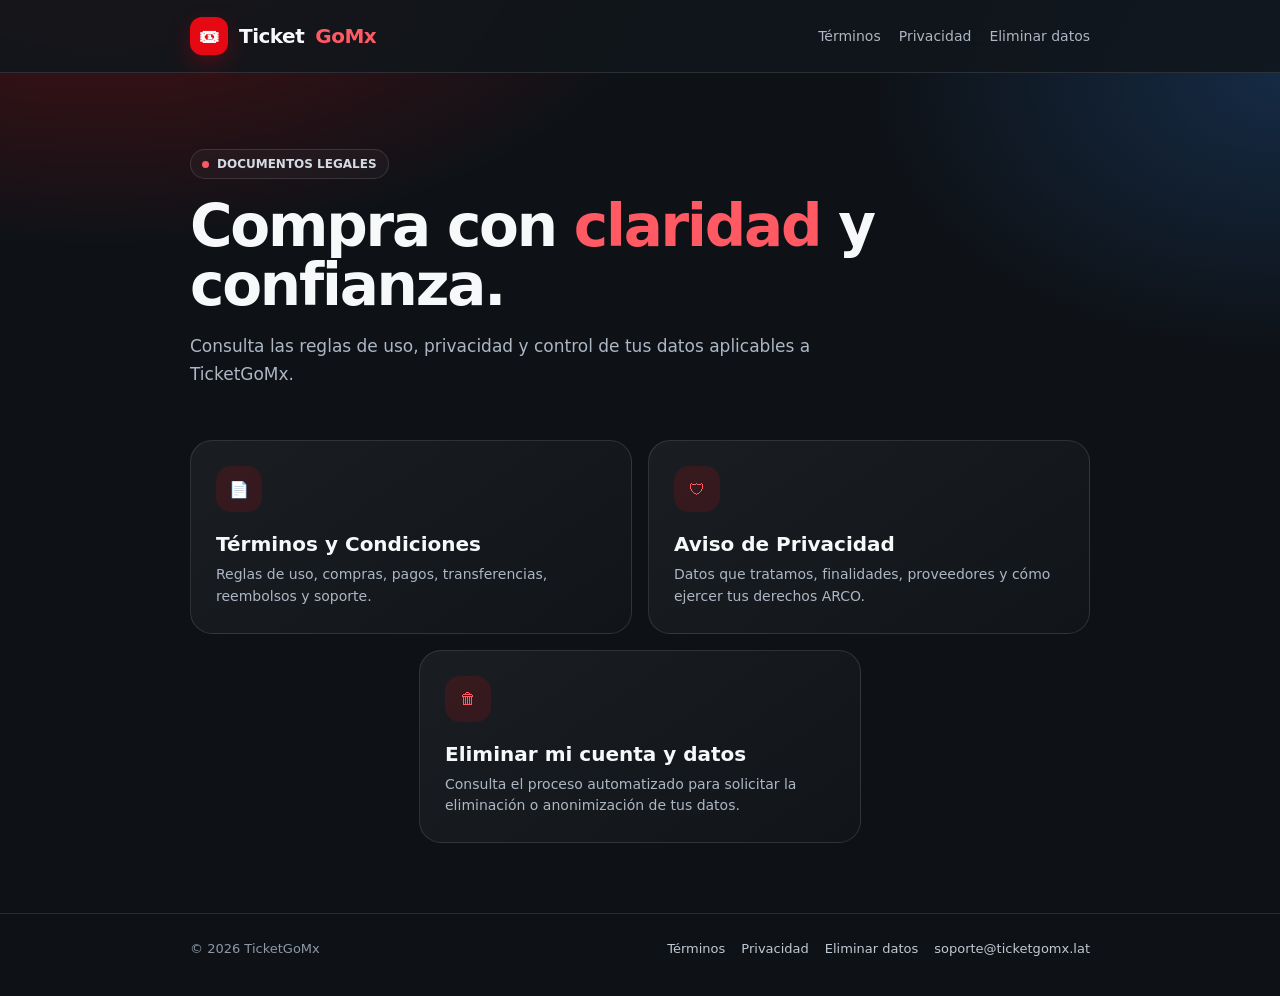
<file: index.html>
<!doctype html>
<html lang="es-MX">
<head>
  <meta charset="utf-8">
  <meta name="viewport" content="width=device-width,initial-scale=1">
  <meta name="description" content="Documentos legales y privacidad de TicketGoMx.">
  <title>TicketGoMx · Documentos legales</title>
  <link rel="icon" type="image/jpeg" href="favicon.jpg">
  <link rel="stylesheet" href="styles.css">
</head>
<body>
  <header class="site-header">
    <nav class="container nav">
      <a class="brand" href="index.html"><span class="mark">🎟</span>Ticket<strong>GoMx</strong></a>
      <div class="links">
        <a href="terminos.html">Términos</a>
        <a href="privacidad.html">Privacidad</a>
        <a href="eliminar-datos/">Eliminar datos</a>
      </div>
    </nav>
  </header>
  <main class="container">
    <section class="hero">
      <span class="kicker"><span class="dot"></span> DOCUMENTOS LEGALES</span>
      <h1>Compra con <span>claridad</span> y confianza.</h1>
      <p class="lead">Consulta las reglas de uso, privacidad y control de tus datos aplicables a TicketGoMx.</p>
    </section>
    <section class="cards">
      <a class="card" href="terminos.html"><span class="icon">📄</span><h2>Términos y Condiciones</h2><p>Reglas de uso, compras, pagos, transferencias, reembolsos y soporte.</p></a>
      <a class="card" href="privacidad.html"><span class="icon">🛡</span><h2>Aviso de Privacidad</h2><p>Datos que tratamos, finalidades, proveedores y cómo ejercer tus derechos ARCO.</p></a>
      <a class="card" href="eliminar-datos/"><span class="icon">🗑</span><h2>Eliminar mi cuenta y datos</h2><p>Consulta el proceso automatizado para solicitar la eliminación o anonimización de tus datos.</p></a>
    </section>
  </main>
  <footer class="site-footer"><div class="container footer-row"><span>© 2026 TicketGoMx</span><div class="footer-links"><a href="terminos.html">Términos</a><a href="privacidad.html">Privacidad</a><a href="eliminar-datos/">Eliminar datos</a><a href="mailto:soporte@ticketgomx.lat">soporte@ticketgomx.lat</a></div></div></footer>
</body>
</html>
</file>
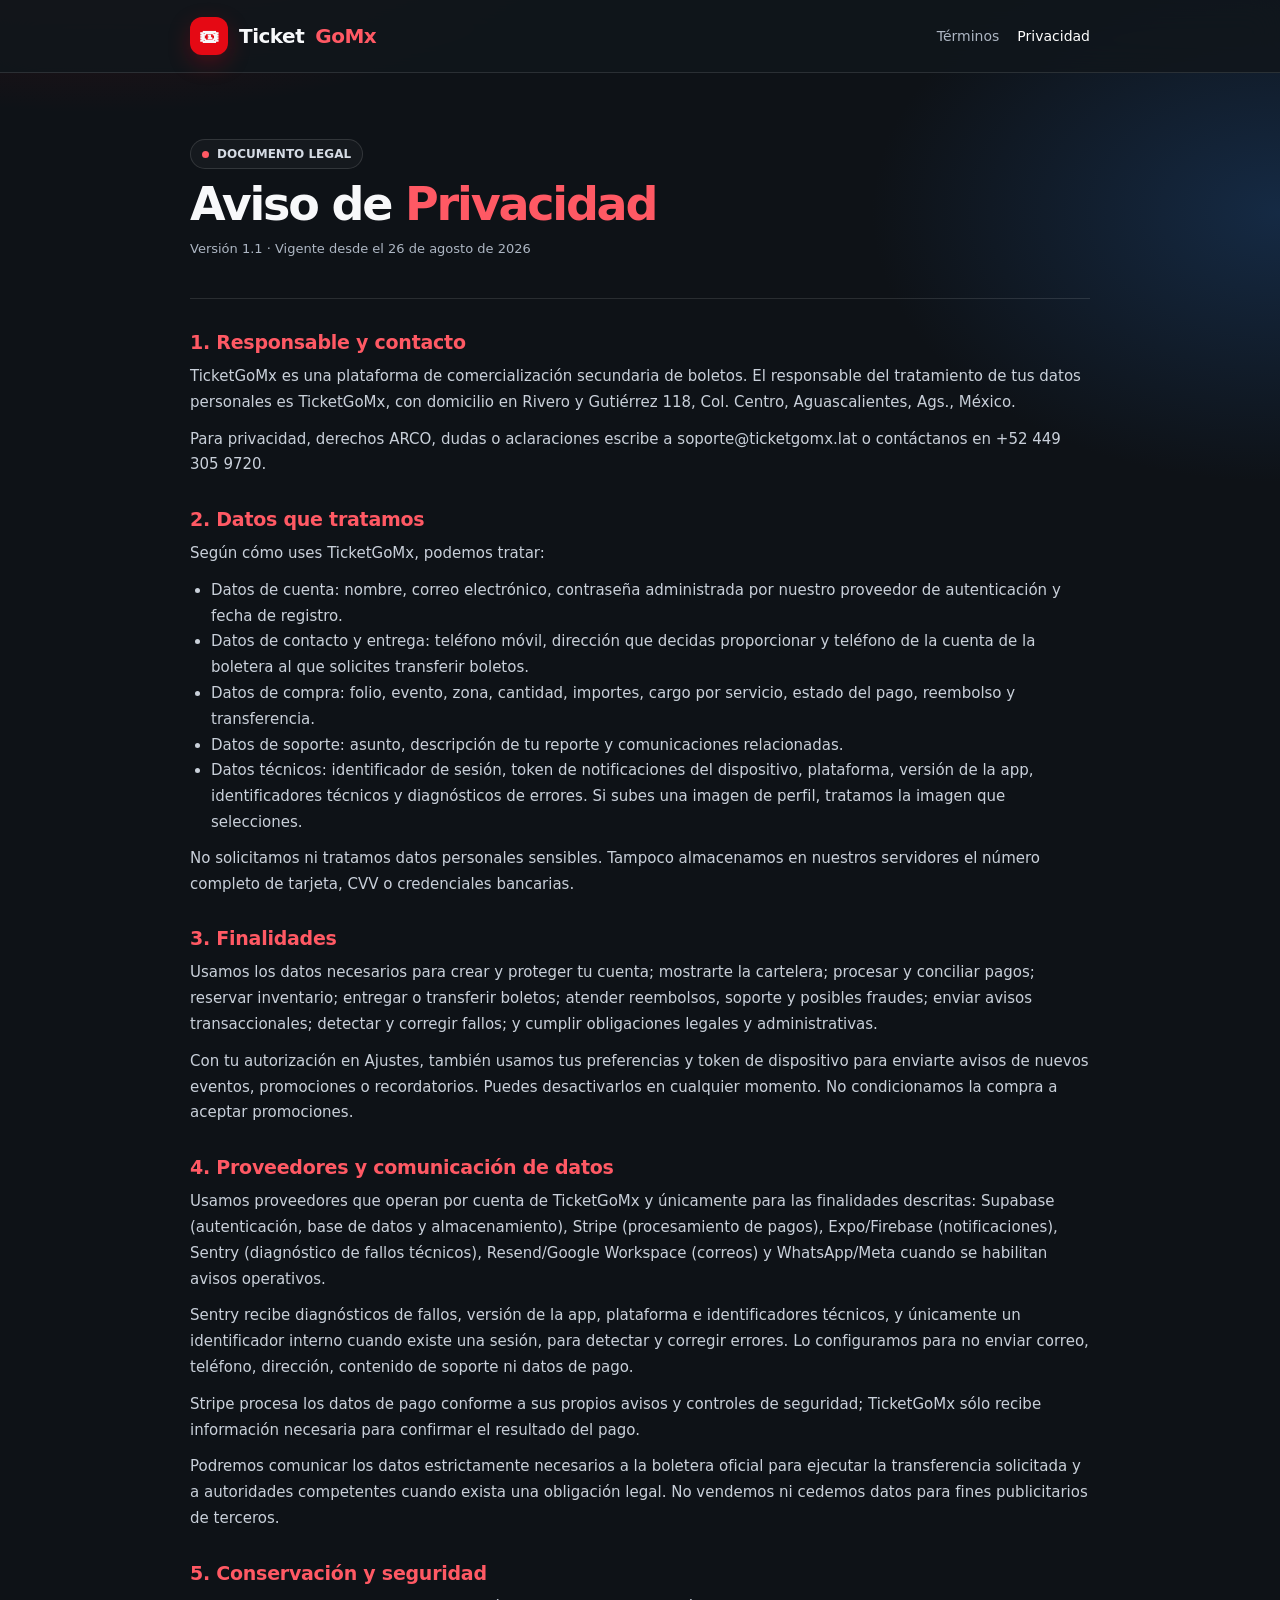
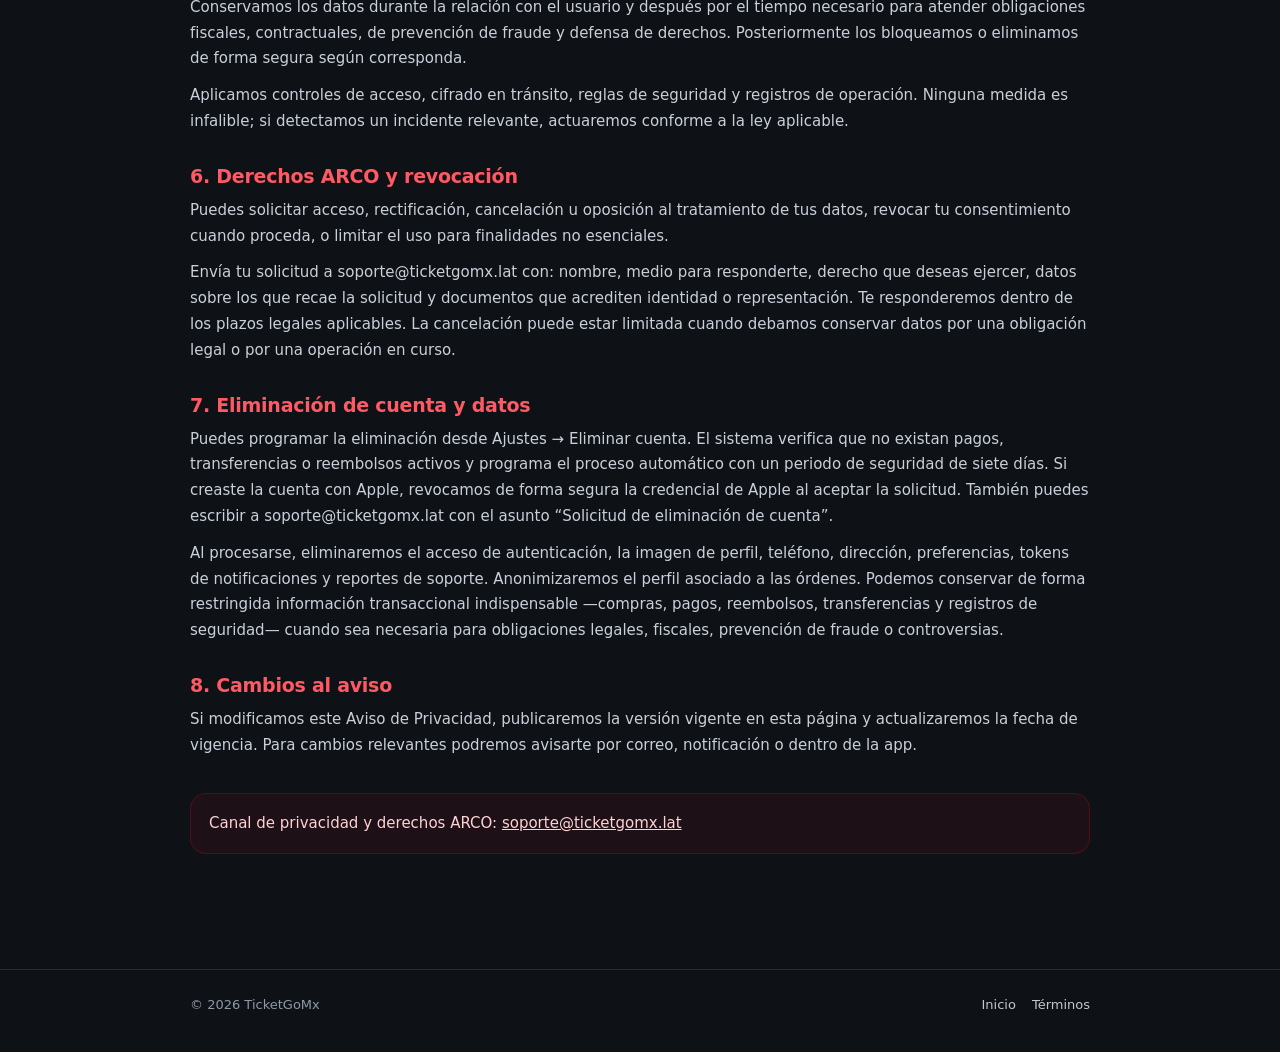
<file: privacidad/index.html>
<!doctype html><html lang="es-MX"><head><meta charset="utf-8"><meta http-equiv="refresh" content="0;url=../privacidad.html"><link rel="canonical" href="https://ticketgomx.lat/privacidad.html"><title>Aviso de Privacidad · TicketGoMx</title></head><body><p>Redirigiendo a <a href="../privacidad.html">Aviso de Privacidad</a>…</p></body></html>
</file>
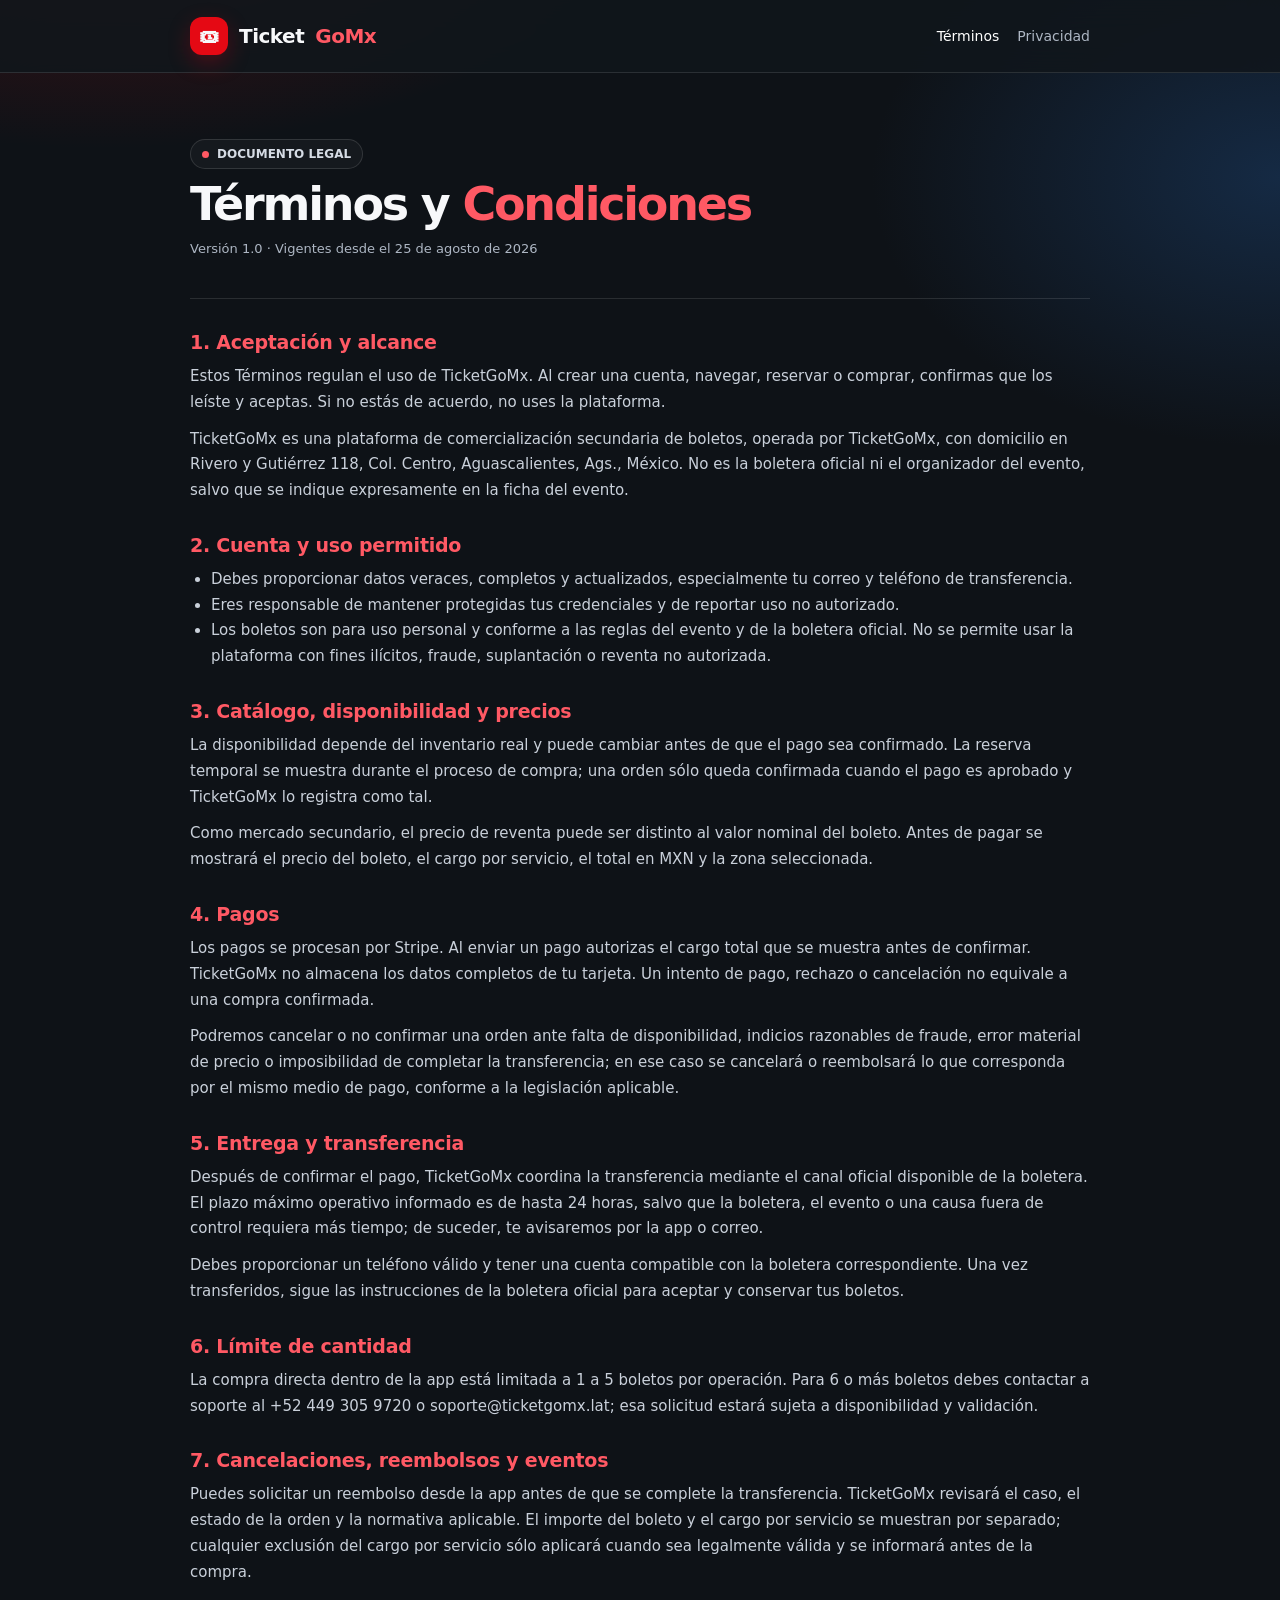
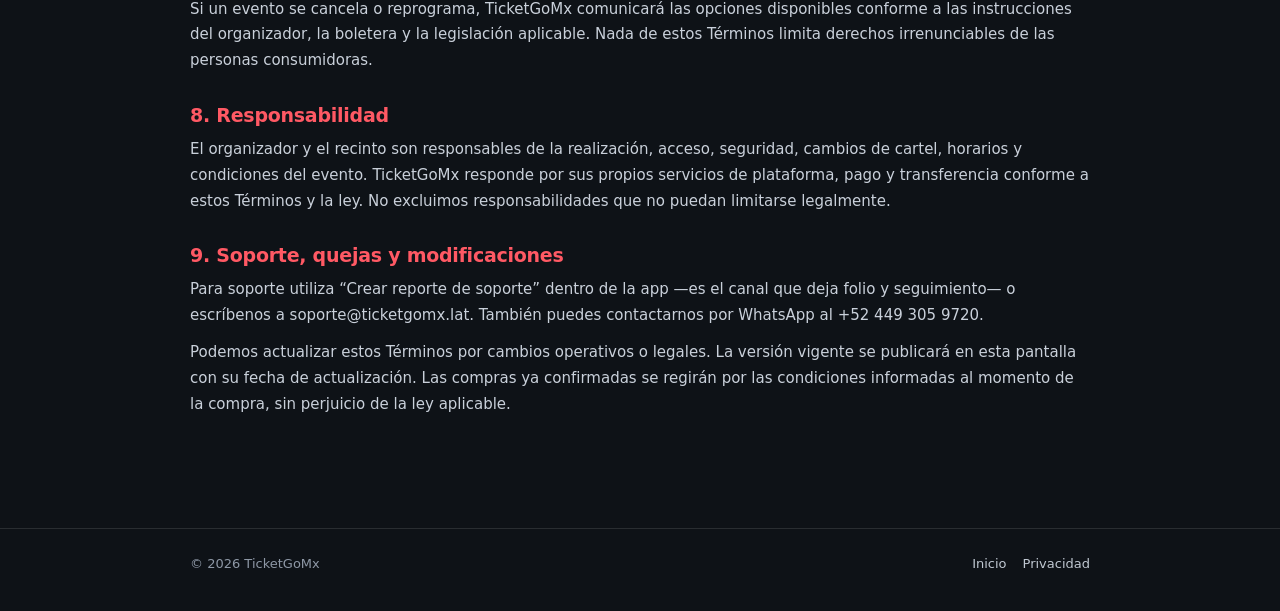
<file: terminos/index.html>
<!doctype html><html lang="es-MX"><head><meta charset="utf-8"><meta http-equiv="refresh" content="0;url=../terminos.html"><link rel="canonical" href="https://ticketgomx.lat/terminos.html"><title>Términos y Condiciones · TicketGoMx</title></head><body><p>Redirigiendo a <a href="../terminos.html">Términos y Condiciones</a>…</p></body></html>
</file>
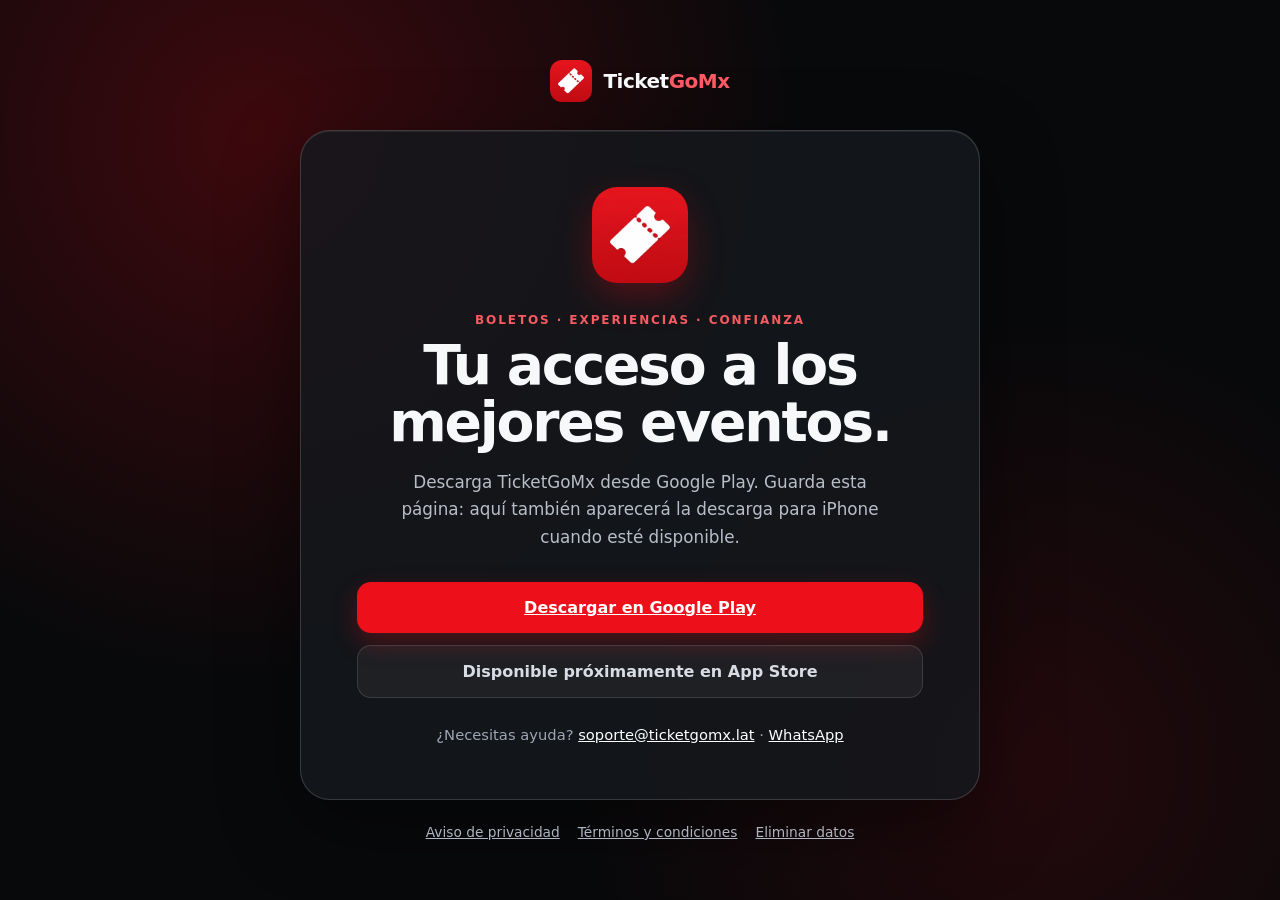
<file: descargar.html>
<!doctype html>
<html lang="es-MX">
  <head>
    <meta charset="utf-8" />
    <meta name="viewport" content="width=device-width, initial-scale=1" />
    <meta name="theme-color" content="#ed101a" />
    <title>Descarga TicketGoMx</title>
    <link rel="icon" href="favicon.jpg" />
    <link rel="stylesheet" href="styles.css" />
  </head>
  <body class="download-page">
    <main class="download-shell">
      <a class="brand" href="index.html" aria-label="Ir al inicio de TicketGoMx">
        <img src="favicon.jpg" alt="" />
        <span>Ticket<span>GoMx</span></span>
      </a>
      <section class="download-card">
        <img class="download-icon" src="favicon.jpg" alt="Ícono de TicketGoMx" />
        <p class="eyebrow">BOLETOS · EXPERIENCIAS · CONFIANZA</p>
        <h1>Tu acceso a los mejores eventos.</h1>
        <p class="download-copy">Descarga TicketGoMx desde Google Play. Guarda esta página: aquí también aparecerá la descarga para iPhone cuando esté disponible.</p>
        <div class="store-actions" aria-label="Tiendas de descarga">
          <a class="store-button google-play" href="https://play.google.com/store/apps/details?id=com.ticketgomx.app" target="_blank" rel="noopener noreferrer">Descargar en Google Play</a>
          <span class="store-button muted">Disponible próximamente en App Store</span>
        </div>
        <p class="support-copy">¿Necesitas ayuda? <a href="mailto:soporte@ticketgomx.lat">soporte@ticketgomx.lat</a> · <a href="https://wa.me/524493059720">WhatsApp</a></p>
      </section>
      <nav class="legal-links" aria-label="Enlaces legales">
        <a href="privacidad.html">Aviso de privacidad</a>
        <a href="terminos.html">Términos y condiciones</a>
        <a href="eliminar-datos.html">Eliminar datos</a>
      </nav>
    </main>
  </body>
</html>
</file>
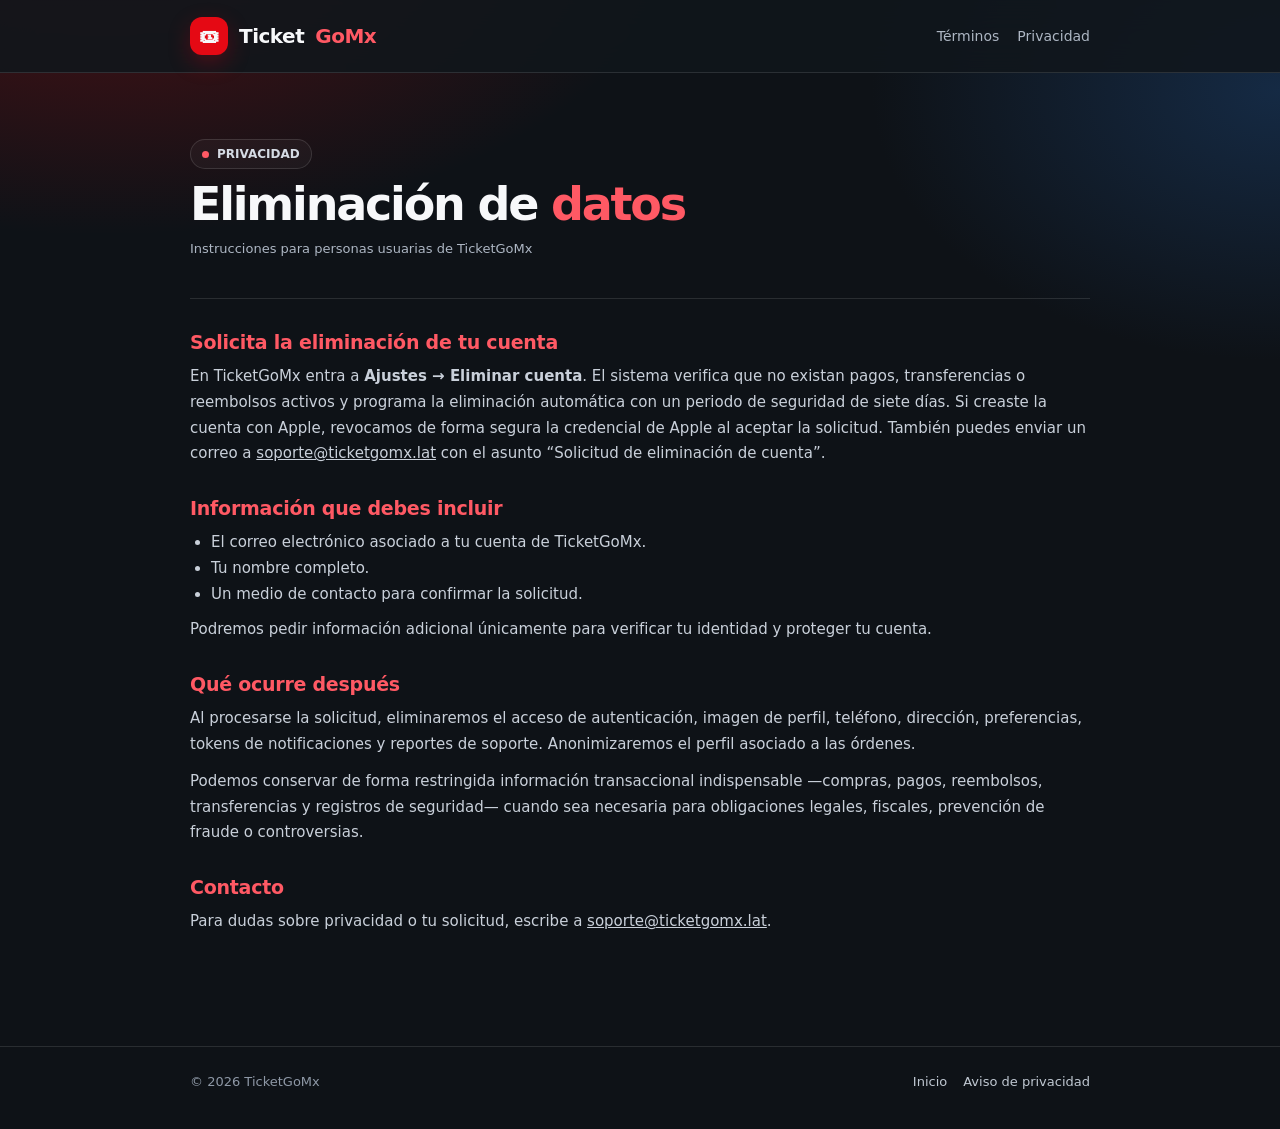
<file: eliminar-datos.html>
<!doctype html>
<html lang="es-MX"><head><meta charset="utf-8"><meta name="viewport" content="width=device-width,initial-scale=1"><meta name="description" content="Instrucciones para solicitar la eliminación de datos en TicketGoMx."><title>Eliminación de datos · TicketGoMx</title><link rel="icon" type="image/jpeg" href="favicon.jpg"><link rel="stylesheet" href="styles.css"></head>
<body><header class="site-header"><nav class="container nav"><a class="brand" href="index.html"><span class="mark">🎟</span>Ticket<strong>GoMx</strong></a><div class="links"><a href="terminos.html">Términos</a><a href="privacidad.html">Privacidad</a></div></nav></header>
<main class="container document"><header class="document-head"><span class="kicker"><span class="dot"></span> PRIVACIDAD</span><h1>Eliminación de <span>datos</span></h1><p class="meta">Instrucciones para personas usuarias de TicketGoMx</p></header><article class="legal-card">
<section><h2>Solicita la eliminación de tu cuenta</h2><p>En TicketGoMx entra a <strong>Ajustes → Eliminar cuenta</strong>. El sistema verifica que no existan pagos, transferencias o reembolsos activos y programa la eliminación automática con un periodo de seguridad de siete días. Si creaste la cuenta con Apple, revocamos de forma segura la credencial de Apple al aceptar la solicitud. También puedes enviar un correo a <a href="mailto:soporte@ticketgomx.lat?subject=Solicitud%20de%20eliminaci%C3%B3n%20de%20cuenta">soporte@ticketgomx.lat</a> con el asunto “Solicitud de eliminación de cuenta”.</p></section>
<section><h2>Información que debes incluir</h2><ul><li>El correo electrónico asociado a tu cuenta de TicketGoMx.</li><li>Tu nombre completo.</li><li>Un medio de contacto para confirmar la solicitud.</li></ul><p>Podremos pedir información adicional únicamente para verificar tu identidad y proteger tu cuenta.</p></section>
<section><h2>Qué ocurre después</h2><p>Al procesarse la solicitud, eliminaremos el acceso de autenticación, imagen de perfil, teléfono, dirección, preferencias, tokens de notificaciones y reportes de soporte. Anonimizaremos el perfil asociado a las órdenes.</p><p>Podemos conservar de forma restringida información transaccional indispensable —compras, pagos, reembolsos, transferencias y registros de seguridad— cuando sea necesaria para obligaciones legales, fiscales, prevención de fraude o controversias.</p></section>
<section><h2>Contacto</h2><p>Para dudas sobre privacidad o tu solicitud, escribe a <a href="mailto:soporte@ticketgomx.lat">soporte@ticketgomx.lat</a>.</p></section>
</article></main><footer class="site-footer"><div class="container footer-row"><span>© 2026 TicketGoMx</span><div class="footer-links"><a href="index.html">Inicio</a><a href="privacidad.html">Aviso de privacidad</a></div></div></footer></body></html>
</file>
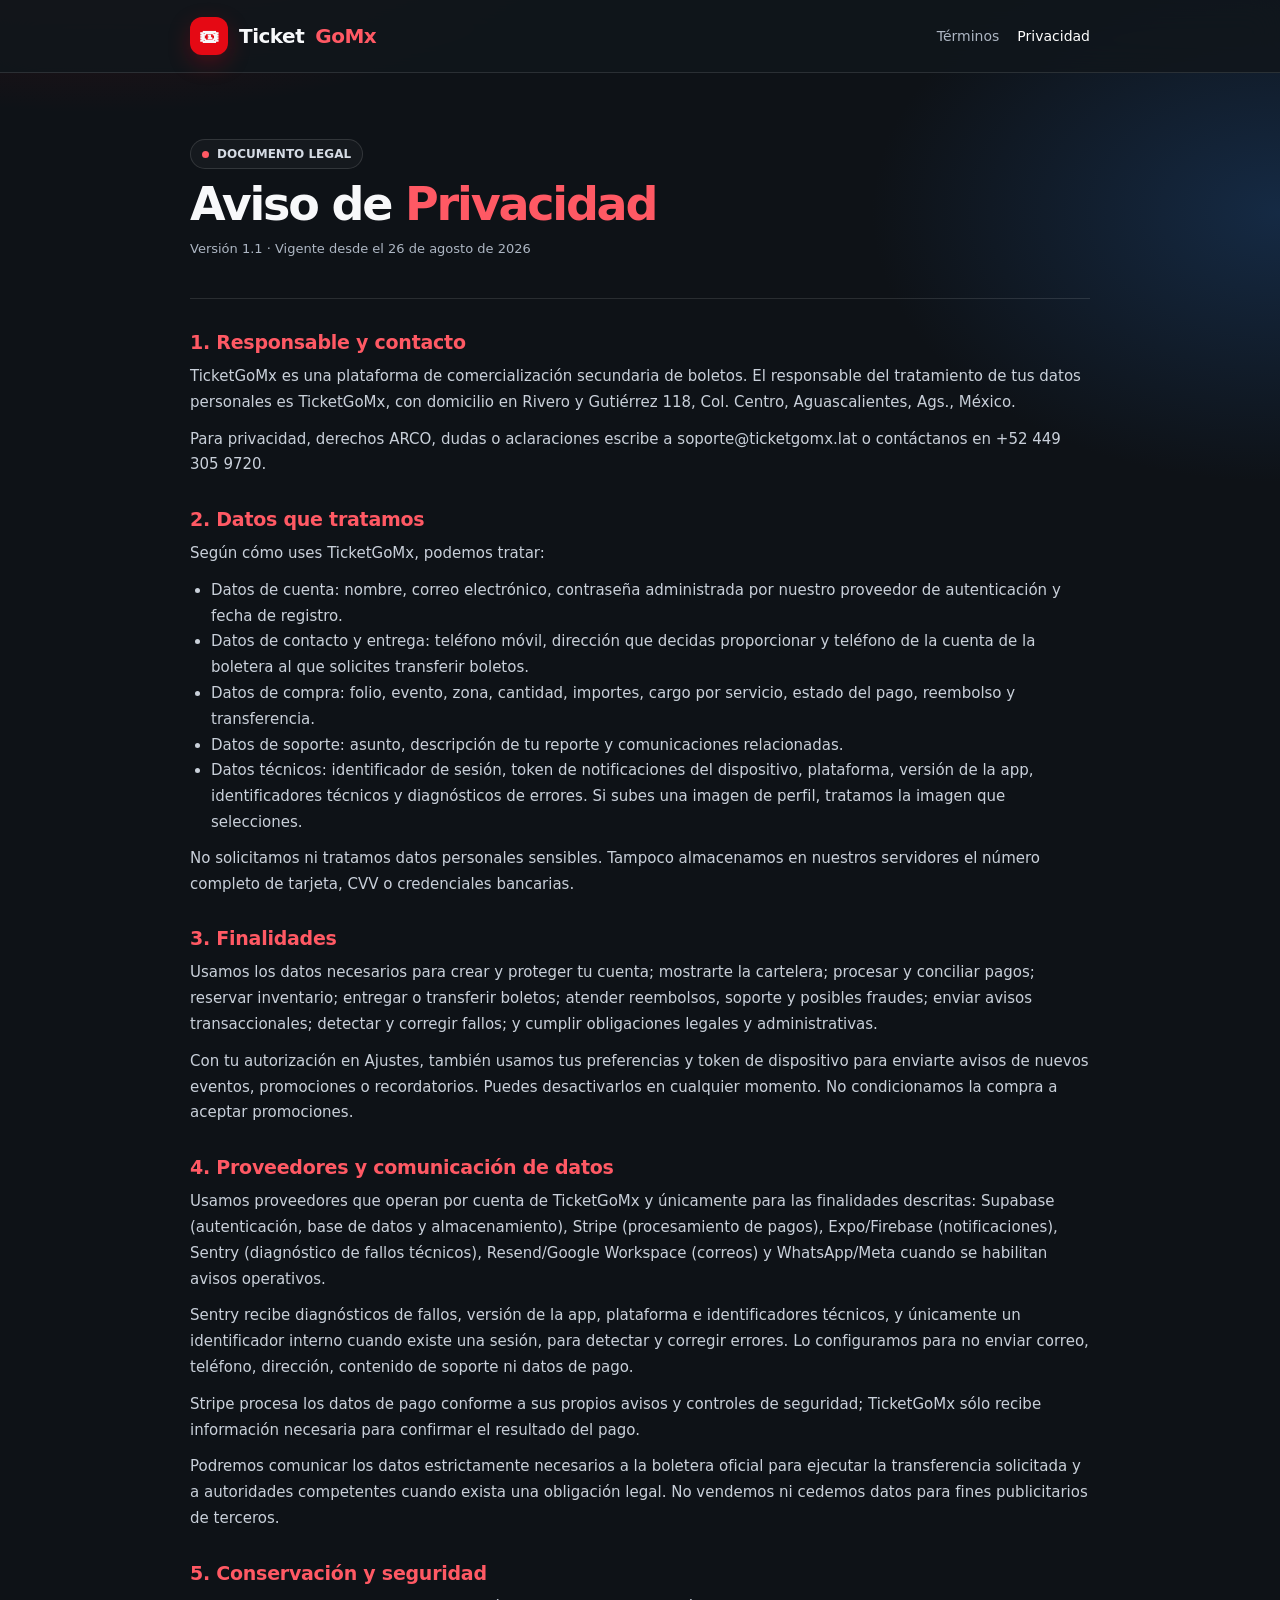
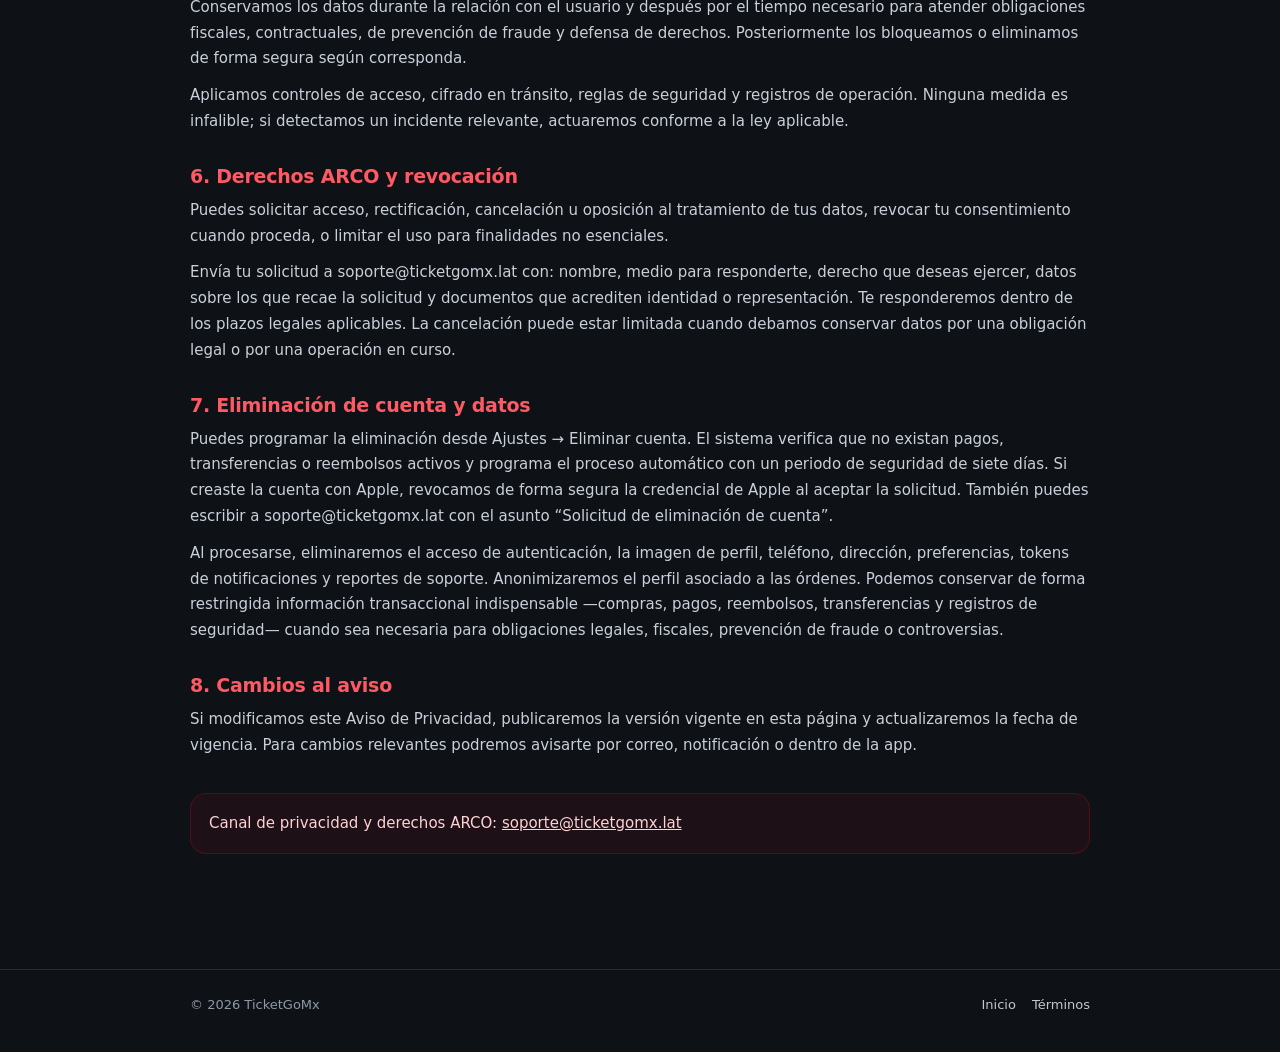
<file: privacidad.html>
<!doctype html>
<html lang="es-MX">
<head>
  <meta charset="utf-8">
  <meta name="viewport" content="width=device-width,initial-scale=1">
  <meta name="description" content="Aviso de privacidad de TicketGoMx.">
  <title>Aviso de Privacidad · TicketGoMx</title>
  <link rel="stylesheet" href="styles.css">
</head>
<body>
  <header class="site-header">
    <nav class="container nav">
      <a class="brand" href="index.html"><span class="mark">🎟</span>Ticket<strong>GoMx</strong></a>
      <div class="links"><a href="terminos.html">Términos</a><a href="privacidad.html" aria-current="page">Privacidad</a></div>
    </nav>
  </header>
  <main class="container document">
    <header class="document-head">
      <span class="kicker"><span class="dot"></span> DOCUMENTO LEGAL</span>
      <h1>Aviso de <span>Privacidad</span></h1>
      <p class="meta">Versión 1.1 · Vigente desde el 26 de agosto de 2026</p>
    </header>
    <article class="legal-card">
      <section>
        <h2>1. Responsable y contacto</h2>
        <p>TicketGoMx es una plataforma de comercialización secundaria de boletos. El responsable del tratamiento de tus datos personales es TicketGoMx, con domicilio en Rivero y Gutiérrez 118, Col. Centro, Aguascalientes, Ags., México.</p>
        <p>Para privacidad, derechos ARCO, dudas o aclaraciones escribe a soporte@ticketgomx.lat o contáctanos en +52 449 305 9720.</p>
      </section>
      <section>
        <h2>2. Datos que tratamos</h2>
        <p>Según cómo uses TicketGoMx, podemos tratar:</p>
        <ul>
          <li>Datos de cuenta: nombre, correo electrónico, contraseña administrada por nuestro proveedor de autenticación y fecha de registro.</li>
          <li>Datos de contacto y entrega: teléfono móvil, dirección que decidas proporcionar y teléfono de la cuenta de la boletera al que solicites transferir boletos.</li>
          <li>Datos de compra: folio, evento, zona, cantidad, importes, cargo por servicio, estado del pago, reembolso y transferencia.</li>
          <li>Datos de soporte: asunto, descripción de tu reporte y comunicaciones relacionadas.</li>
          <li>Datos técnicos: identificador de sesión, token de notificaciones del dispositivo, plataforma, versión de la app, identificadores técnicos y diagnósticos de errores. Si subes una imagen de perfil, tratamos la imagen que selecciones.</li>
        </ul>
        <p>No solicitamos ni tratamos datos personales sensibles. Tampoco almacenamos en nuestros servidores el número completo de tarjeta, CVV o credenciales bancarias.</p>
      </section>
      <section>
        <h2>3. Finalidades</h2>
        <p>Usamos los datos necesarios para crear y proteger tu cuenta; mostrarte la cartelera; procesar y conciliar pagos; reservar inventario; entregar o transferir boletos; atender reembolsos, soporte y posibles fraudes; enviar avisos transaccionales; detectar y corregir fallos; y cumplir obligaciones legales y administrativas.</p>
        <p>Con tu autorización en Ajustes, también usamos tus preferencias y token de dispositivo para enviarte avisos de nuevos eventos, promociones o recordatorios. Puedes desactivarlos en cualquier momento. No condicionamos la compra a aceptar promociones.</p>
      </section>
      <section>
        <h2>4. Proveedores y comunicación de datos</h2>
        <p>Usamos proveedores que operan por cuenta de TicketGoMx y únicamente para las finalidades descritas: Supabase (autenticación, base de datos y almacenamiento), Stripe (procesamiento de pagos), Expo/Firebase (notificaciones), Sentry (diagnóstico de fallos técnicos), Resend/Google Workspace (correos) y WhatsApp/Meta cuando se habilitan avisos operativos.</p>
        <p>Sentry recibe diagnósticos de fallos, versión de la app, plataforma e identificadores técnicos, y únicamente un identificador interno cuando existe una sesión, para detectar y corregir errores. Lo configuramos para no enviar correo, teléfono, dirección, contenido de soporte ni datos de pago.</p>
        <p>Stripe procesa los datos de pago conforme a sus propios avisos y controles de seguridad; TicketGoMx sólo recibe información necesaria para confirmar el resultado del pago.</p>
        <p>Podremos comunicar los datos estrictamente necesarios a la boletera oficial para ejecutar la transferencia solicitada y a autoridades competentes cuando exista una obligación legal. No vendemos ni cedemos datos para fines publicitarios de terceros.</p>
      </section>
      <section>
        <h2>5. Conservación y seguridad</h2>
        <p>Conservamos los datos durante la relación con el usuario y después por el tiempo necesario para atender obligaciones fiscales, contractuales, de prevención de fraude y defensa de derechos. Posteriormente los bloqueamos o eliminamos de forma segura según corresponda.</p>
        <p>Aplicamos controles de acceso, cifrado en tránsito, reglas de seguridad y registros de operación. Ninguna medida es infalible; si detectamos un incidente relevante, actuaremos conforme a la ley aplicable.</p>
      </section>
      <section>
        <h2>6. Derechos ARCO y revocación</h2>
        <p>Puedes solicitar acceso, rectificación, cancelación u oposición al tratamiento de tus datos, revocar tu consentimiento cuando proceda, o limitar el uso para finalidades no esenciales.</p>
        <p>Envía tu solicitud a soporte@ticketgomx.lat con: nombre, medio para responderte, derecho que deseas ejercer, datos sobre los que recae la solicitud y documentos que acrediten identidad o representación. Te responderemos dentro de los plazos legales aplicables. La cancelación puede estar limitada cuando debamos conservar datos por una obligación legal o por una operación en curso.</p>
      </section>
      <section>
        <h2>7. Eliminación de cuenta y datos</h2>
        <p>Puedes programar la eliminación desde Ajustes → Eliminar cuenta. El sistema verifica que no existan pagos, transferencias o reembolsos activos y programa el proceso automático con un periodo de seguridad de siete días. Si creaste la cuenta con Apple, revocamos de forma segura la credencial de Apple al aceptar la solicitud. También puedes escribir a soporte@ticketgomx.lat con el asunto “Solicitud de eliminación de cuenta”.</p>
        <p>Al procesarse, eliminaremos el acceso de autenticación, la imagen de perfil, teléfono, dirección, preferencias, tokens de notificaciones y reportes de soporte. Anonimizaremos el perfil asociado a las órdenes. Podemos conservar de forma restringida información transaccional indispensable —compras, pagos, reembolsos, transferencias y registros de seguridad— cuando sea necesaria para obligaciones legales, fiscales, prevención de fraude o controversias.</p>
      </section>
      <section>
        <h2>8. Cambios al aviso</h2>
        <p>Si modificamos este Aviso de Privacidad, publicaremos la versión vigente en esta página y actualizaremos la fecha de vigencia. Para cambios relevantes podremos avisarte por correo, notificación o dentro de la app.</p>
      </section>
      <div class="contact"><p>Canal de privacidad y derechos ARCO: <a href="mailto:soporte@ticketgomx.lat">soporte@ticketgomx.lat</a></p></div>
    </article>
  </main>
  <footer class="site-footer"><div class="container footer-row"><span>© 2026 TicketGoMx</span><div class="footer-links"><a href="index.html">Inicio</a><a href="terminos.html">Términos</a></div></div></footer>
</body>
</html>
</file>
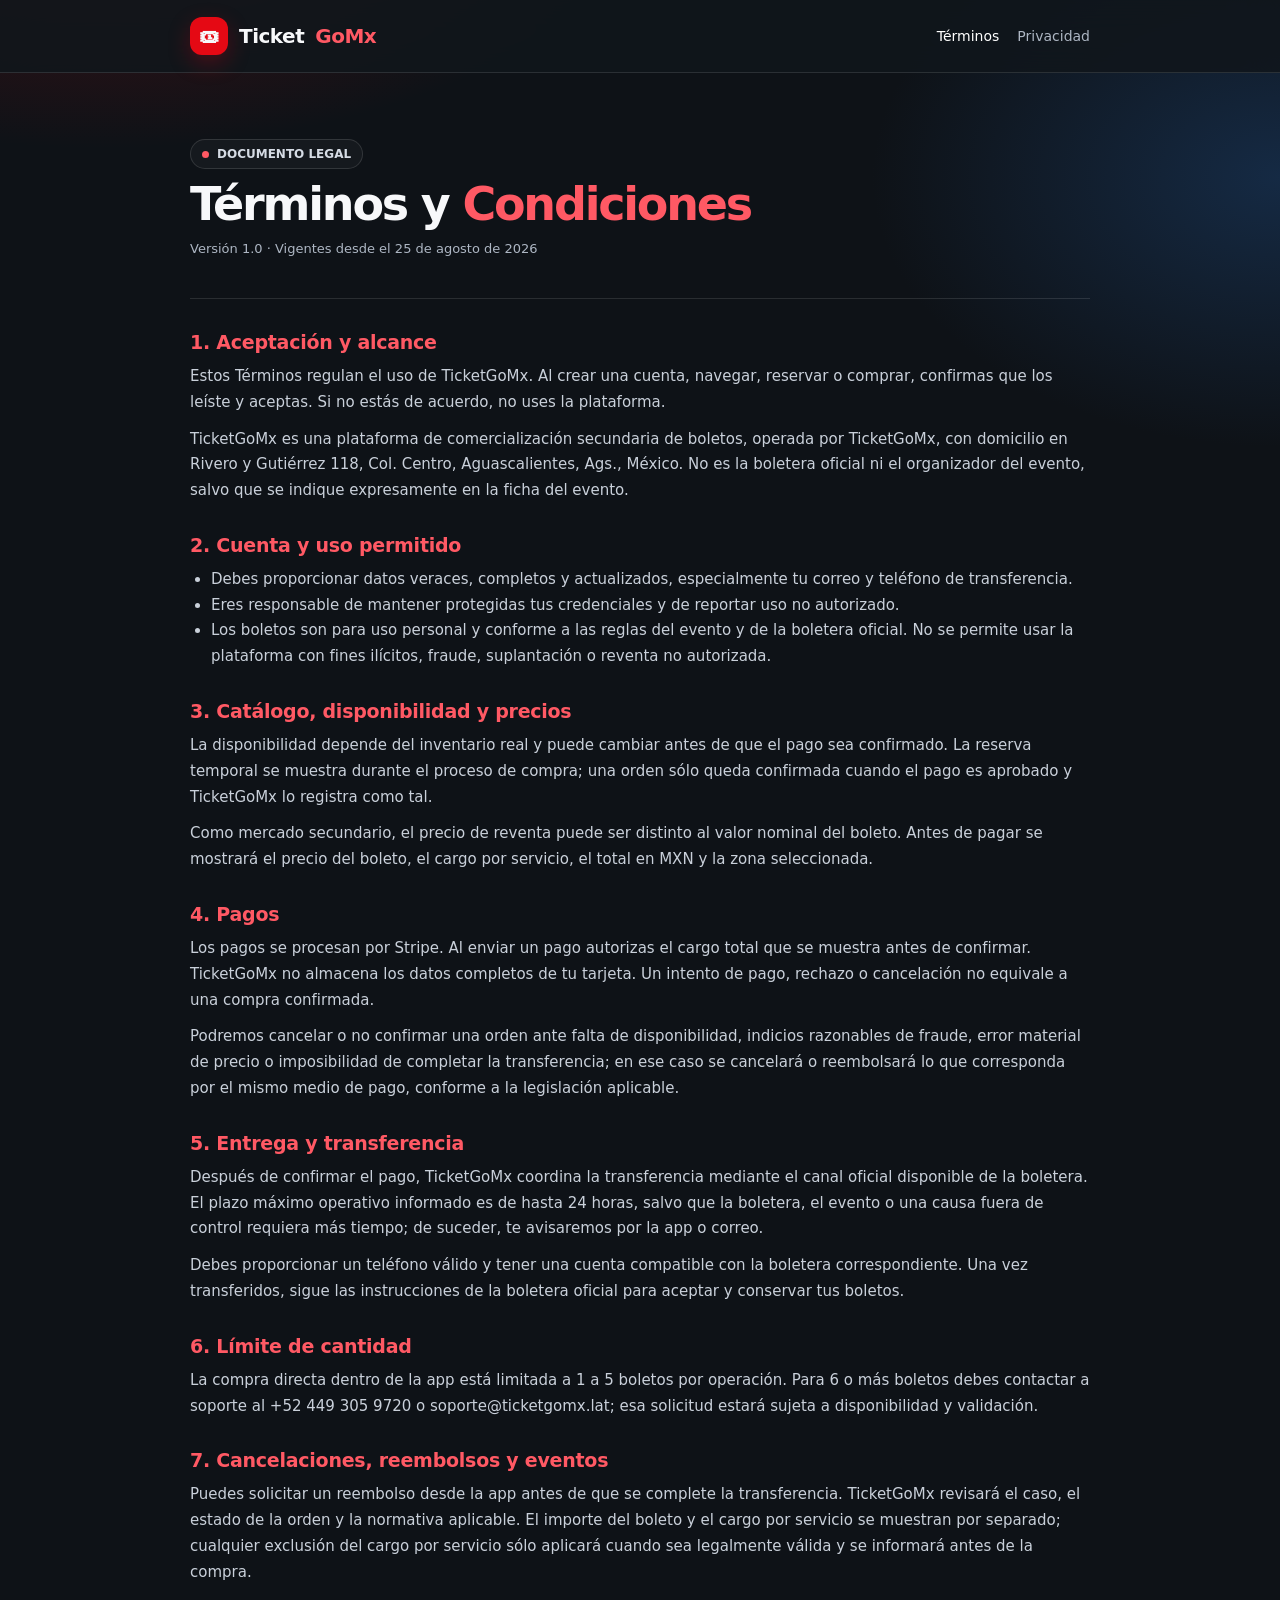
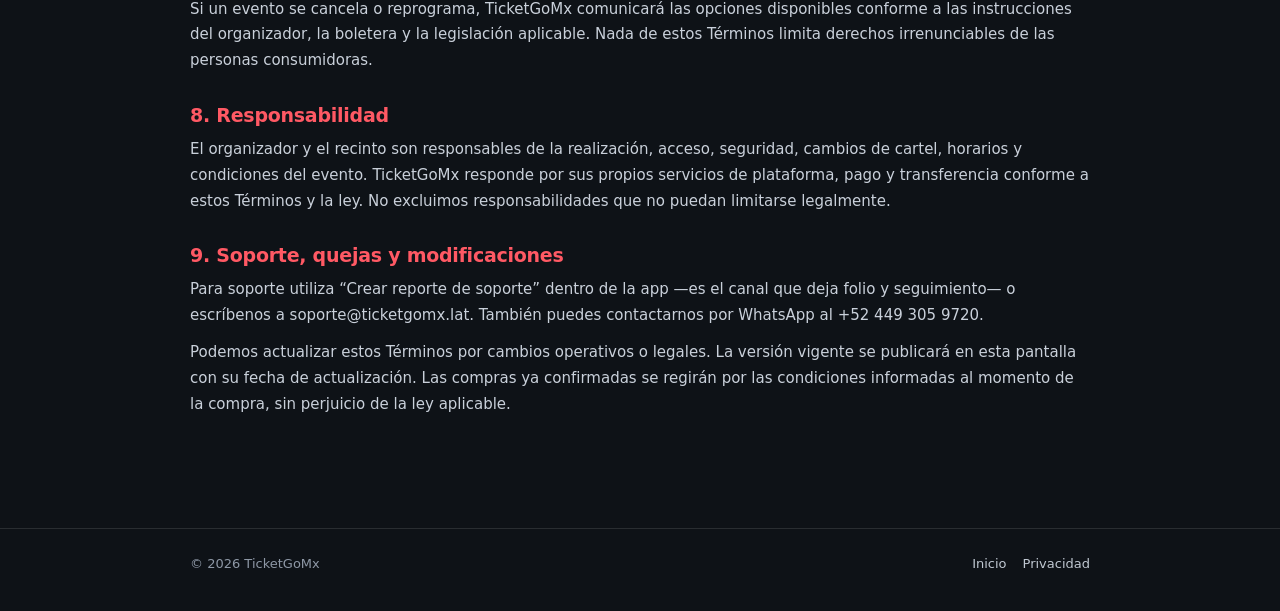
<file: terminos.html>
<!doctype html><html lang="es-MX"><head><meta charset="utf-8"><meta name="viewport" content="width=device-width,initial-scale=1"><meta name="description" content="Términos y condiciones de TicketGoMx."><title>Términos y Condiciones · TicketGoMx</title><link rel="stylesheet" href="styles.css"></head><body><header class="site-header"><nav class="container nav"><a class="brand" href="index.html"><span class="mark">🎟</span>Ticket<strong>GoMx</strong></a><div class="links"><a href="terminos.html" aria-current="page">Términos</a><a href="privacidad.html">Privacidad</a></div></nav></header><main class="container document"><header class="document-head"><span class="kicker"><span class="dot"></span> DOCUMENTO LEGAL</span><h1>Términos y <span>Condiciones</span></h1><p class="meta">Versión 1.0 · Vigentes desde el 25 de agosto de 2026</p></header><article class="legal-card"><section><h2>1. Aceptación y alcance</h2><p>Estos Términos regulan el uso de TicketGoMx. Al crear una cuenta, navegar, reservar o comprar, confirmas que los leíste y aceptas. Si no estás de acuerdo, no uses la plataforma.</p><p>TicketGoMx es una plataforma de comercialización secundaria de boletos, operada por TicketGoMx, con domicilio en Rivero y Gutiérrez 118, Col. Centro, Aguascalientes, Ags., México. No es la boletera oficial ni el organizador del evento, salvo que se indique expresamente en la ficha del evento.</p></section><section><h2>2. Cuenta y uso permitido</h2><ul><li>Debes proporcionar datos veraces, completos y actualizados, especialmente tu correo y teléfono de transferencia.</li><li>Eres responsable de mantener protegidas tus credenciales y de reportar uso no autorizado.</li><li>Los boletos son para uso personal y conforme a las reglas del evento y de la boletera oficial. No se permite usar la plataforma con fines ilícitos, fraude, suplantación o reventa no autorizada.</li></ul></section><section><h2>3. Catálogo, disponibilidad y precios</h2><p>La disponibilidad depende del inventario real y puede cambiar antes de que el pago sea confirmado. La reserva temporal se muestra durante el proceso de compra; una orden sólo queda confirmada cuando el pago es aprobado y TicketGoMx lo registra como tal.</p><p>Como mercado secundario, el precio de reventa puede ser distinto al valor nominal del boleto. Antes de pagar se mostrará el precio del boleto, el cargo por servicio, el total en MXN y la zona seleccionada.</p></section><section><h2>4. Pagos</h2><p>Los pagos se procesan por Stripe. Al enviar un pago autorizas el cargo total que se muestra antes de confirmar. TicketGoMx no almacena los datos completos de tu tarjeta. Un intento de pago, rechazo o cancelación no equivale a una compra confirmada.</p><p>Podremos cancelar o no confirmar una orden ante falta de disponibilidad, indicios razonables de fraude, error material de precio o imposibilidad de completar la transferencia; en ese caso se cancelará o reembolsará lo que corresponda por el mismo medio de pago, conforme a la legislación aplicable.</p></section><section><h2>5. Entrega y transferencia</h2><p>Después de confirmar el pago, TicketGoMx coordina la transferencia mediante el canal oficial disponible de la boletera. El plazo máximo operativo informado es de hasta 24 horas, salvo que la boletera, el evento o una causa fuera de control requiera más tiempo; de suceder, te avisaremos por la app o correo.</p><p>Debes proporcionar un teléfono válido y tener una cuenta compatible con la boletera correspondiente. Una vez transferidos, sigue las instrucciones de la boletera oficial para aceptar y conservar tus boletos.</p></section><section><h2>6. Límite de cantidad</h2><p>La compra directa dentro de la app está limitada a 1 a 5 boletos por operación. Para 6 o más boletos debes contactar a soporte al +52 449 305 9720 o soporte@ticketgomx.lat; esa solicitud estará sujeta a disponibilidad y validación.</p></section><section><h2>7. Cancelaciones, reembolsos y eventos</h2><p>Puedes solicitar un reembolso desde la app antes de que se complete la transferencia. TicketGoMx revisará el caso, el estado de la orden y la normativa aplicable. El importe del boleto y el cargo por servicio se muestran por separado; cualquier exclusión del cargo por servicio sólo aplicará cuando sea legalmente válida y se informará antes de la compra.</p><p>Si un evento se cancela o reprograma, TicketGoMx comunicará las opciones disponibles conforme a las instrucciones del organizador, la boletera y la legislación aplicable. Nada de estos Términos limita derechos irrenunciables de las personas consumidoras.</p></section><section><h2>8. Responsabilidad</h2><p>El organizador y el recinto son responsables de la realización, acceso, seguridad, cambios de cartel, horarios y condiciones del evento. TicketGoMx responde por sus propios servicios de plataforma, pago y transferencia conforme a estos Términos y la ley. No excluimos responsabilidades que no puedan limitarse legalmente.</p></section><section><h2>9. Soporte, quejas y modificaciones</h2><p>Para soporte utiliza “Crear reporte de soporte” dentro de la app —es el canal que deja folio y seguimiento— o escríbenos a soporte@ticketgomx.lat. También puedes contactarnos por WhatsApp al +52 449 305 9720.</p><p>Podemos actualizar estos Términos por cambios operativos o legales. La versión vigente se publicará en esta pantalla con su fecha de actualización. Las compras ya confirmadas se regirán por las condiciones informadas al momento de la compra, sin perjuicio de la ley aplicable.</p></section></article></main><footer class="site-footer"><div class="container footer-row"><span>© 2026 TicketGoMx</span><div class="footer-links"><a href="index.html">Inicio</a><a href="privacidad.html">Privacidad</a></div></div></footer></body></html>
</file>
<file: styles.css>
:root{color-scheme:dark;--bg:#0e1217;--surface:#161c24cc;--line:#ffffff1d;--text:#f7f8fa;--muted:#adb6c3;--red:#e50914;--red-light:#ff5964;--max:900px;font-family:Inter,ui-sans-serif,system-ui,-apple-system,BlinkMacSystemFont,"Segoe UI",sans-serif}
*{box-sizing:border-box}body{margin:0;min-height:100vh;background:radial-gradient(900px 500px at 8% -8%,#531014 0%,transparent 65%),radial-gradient(680px 450px at 100% 8%,#152a44 0%,transparent 60%),var(--bg);color:var(--text)}a{color:inherit}.container{width:min(var(--max),calc(100% - 40px));margin:auto}.site-header{position:sticky;top:0;z-index:4;border-bottom:1px solid var(--line);background:#11161ce0;backdrop-filter:blur(16px)}.nav{height:72px;display:flex;align-items:center;justify-content:space-between;gap:20px}.brand{display:flex;align-items:center;gap:11px;text-decoration:none;font-size:20px;font-weight:850;letter-spacing:-.5px}.brand strong{color:var(--red-light)}.mark{width:38px;height:38px;border-radius:12px;background:var(--red);display:grid;place-items:center;box-shadow:0 8px 22px #e5091444}.mark svg{width:23px;fill:white}.links{display:flex;gap:18px;align-items:center}.links a{color:var(--muted);font-size:14px;text-decoration:none}.links a:hover,.links a[aria-current="page"]{color:#fff}.hero{padding:76px 0 52px}.kicker{display:inline-flex;gap:8px;align-items:center;border:1px solid #ffffff20;border-radius:99px;padding:7px 11px;background:#ffffff08;color:#d5dbe4;font-size:12px;font-weight:700}.dot{width:7px;height:7px;border-radius:50%;background:var(--red-light)}h1{font-size:clamp(34px,7vw,58px);letter-spacing:-2.2px;line-height:1.02;margin:18px 0 17px}h1 span{color:var(--red-light)}.lead{max-width:650px;color:var(--muted);font-size:17px;line-height:1.65;margin:0}.cards{display:grid;grid-template-columns:repeat(2,minmax(0,1fr));gap:16px;padding-bottom:70px}.card{border:1px solid var(--line);border-radius:22px;background:linear-gradient(145deg,#ffffff0d,#ffffff04);padding:25px;text-decoration:none;transition:.18s transform,.18s border-color}.card:hover{transform:translateY(-3px);border-color:#ff596477}.card h2{font-size:20px;margin:20px 0 8px}.card p{color:var(--muted);font-size:14px;line-height:1.55;margin:0}.icon{width:46px;height:46px;border-radius:15px;display:grid;place-items:center;background:#e5091424;color:var(--red-light)}.icon svg{width:24px;fill:currentColor}

/* La tercera tarjeta se muestra como una acción independiente, centrada bajo las dos principales. */
.cards .card:nth-child(3){grid-column:1 / -1;justify-self:center;width:calc(50% - 8px)}

.document{padding:42px 0 76px}.document-head{padding:24px 0 29px;border-bottom:1px solid var(--line);margin-bottom:27px}.document-head h1{font-size:clamp(30px,6vw,46px);margin:12px 0}.meta{font-size:13px;color:var(--muted)}.legal-card{padding:5px 0}.legal-card section{margin:0 0 30px}.legal-card h2{color:var(--red-light);font-size:19px;margin:0 0 11px;letter-spacing:-.25px}.legal-card p,.legal-card li{color:#c9d0da;font-size:15px;line-height:1.72}.legal-card p{margin:0 0 11px}.legal-card ul{padding-left:21px;margin:10px 0}.contact{border:1px solid #e5091445;background:#e5091412;border-radius:16px;padding:17px 18px;margin:34px 0}.contact p{margin:0;color:#ffd2d5}.site-footer{border-top:1px solid var(--line);padding:27px 0 40px;color:#8e98a6;font-size:13px}.footer-row{display:flex;justify-content:space-between;gap:20px;flex-wrap:wrap}.footer-links{display:flex;gap:16px}.footer-links a{color:#c0c8d2;text-decoration:none}
@media(max-width:620px){.container{width:min(100% - 28px,var(--max))}.nav{height:64px}.links{gap:12px}.links a{font-size:12px}.brand{font-size:18px}.hero{padding:55px 0 38px}.cards{grid-template-columns:1fr}.cards .card:nth-child(3){grid-column:auto;width:auto}.document{padding-top:24px}.legal-card h2{font-size:17px}.legal-card p,.legal-card li{font-size:14px}}

/* Página pública a la que apunta el QR de los volantes. */
.download-page{display:grid;place-items:center;padding:28px;background:radial-gradient(circle at 20% 15%,#e509143d,transparent 34rem),radial-gradient(circle at 80% 85%,#e5091420,transparent 28rem),#08090b}.download-shell{width:min(680px,100%);text-align:center}.download-page .brand{justify-content:center;margin-bottom:28px}.download-page .brand img{width:42px;height:42px;border-radius:12px}.download-page .brand>span>span{color:var(--red-light)}.download-card{padding:clamp(32px,7vw,56px);border:1px solid #ffffff29;border-radius:30px;background:#15181dd6;box-shadow:0 25px 80px #00000073,inset 0 1px #ffffff12}.download-icon{width:96px;height:96px;border-radius:25px;box-shadow:0 14px 35px #e5091447}.eyebrow{margin:26px 0 10px;color:#f75a60;font-size:.75rem;font-weight:800;letter-spacing:.16em}.download-card h1{margin:0;font-size:clamp(2rem,6vw,3.45rem);line-height:1.03}.download-copy{max-width:510px;margin:18px auto 0;color:#b8bec8;font-size:1.05rem;line-height:1.65}.store-actions{display:grid;gap:12px;margin-top:30px}.store-button{display:block;padding:16px 20px;border-radius:14px;font-weight:800}.store-button.google-play{background:#ed101a;color:#fff;box-shadow:0 10px 24px #ed101a45;transition:transform .16s ease,background .16s ease}.store-button.google-play:hover{background:#ff2831;transform:translateY(-1px)}.store-button.muted{border:1px solid #ffffff21;background:#ffffff0d;color:#d8dce3}.support-copy{margin:28px 0 0;color:#9fa6b2;font-size:.92rem}.support-copy a{color:#fff}.legal-links{display:flex;justify-content:center;flex-wrap:wrap;gap:18px;margin:24px 0 0;font-size:.86rem}.legal-links a{color:#aeb5c0}
</file>
